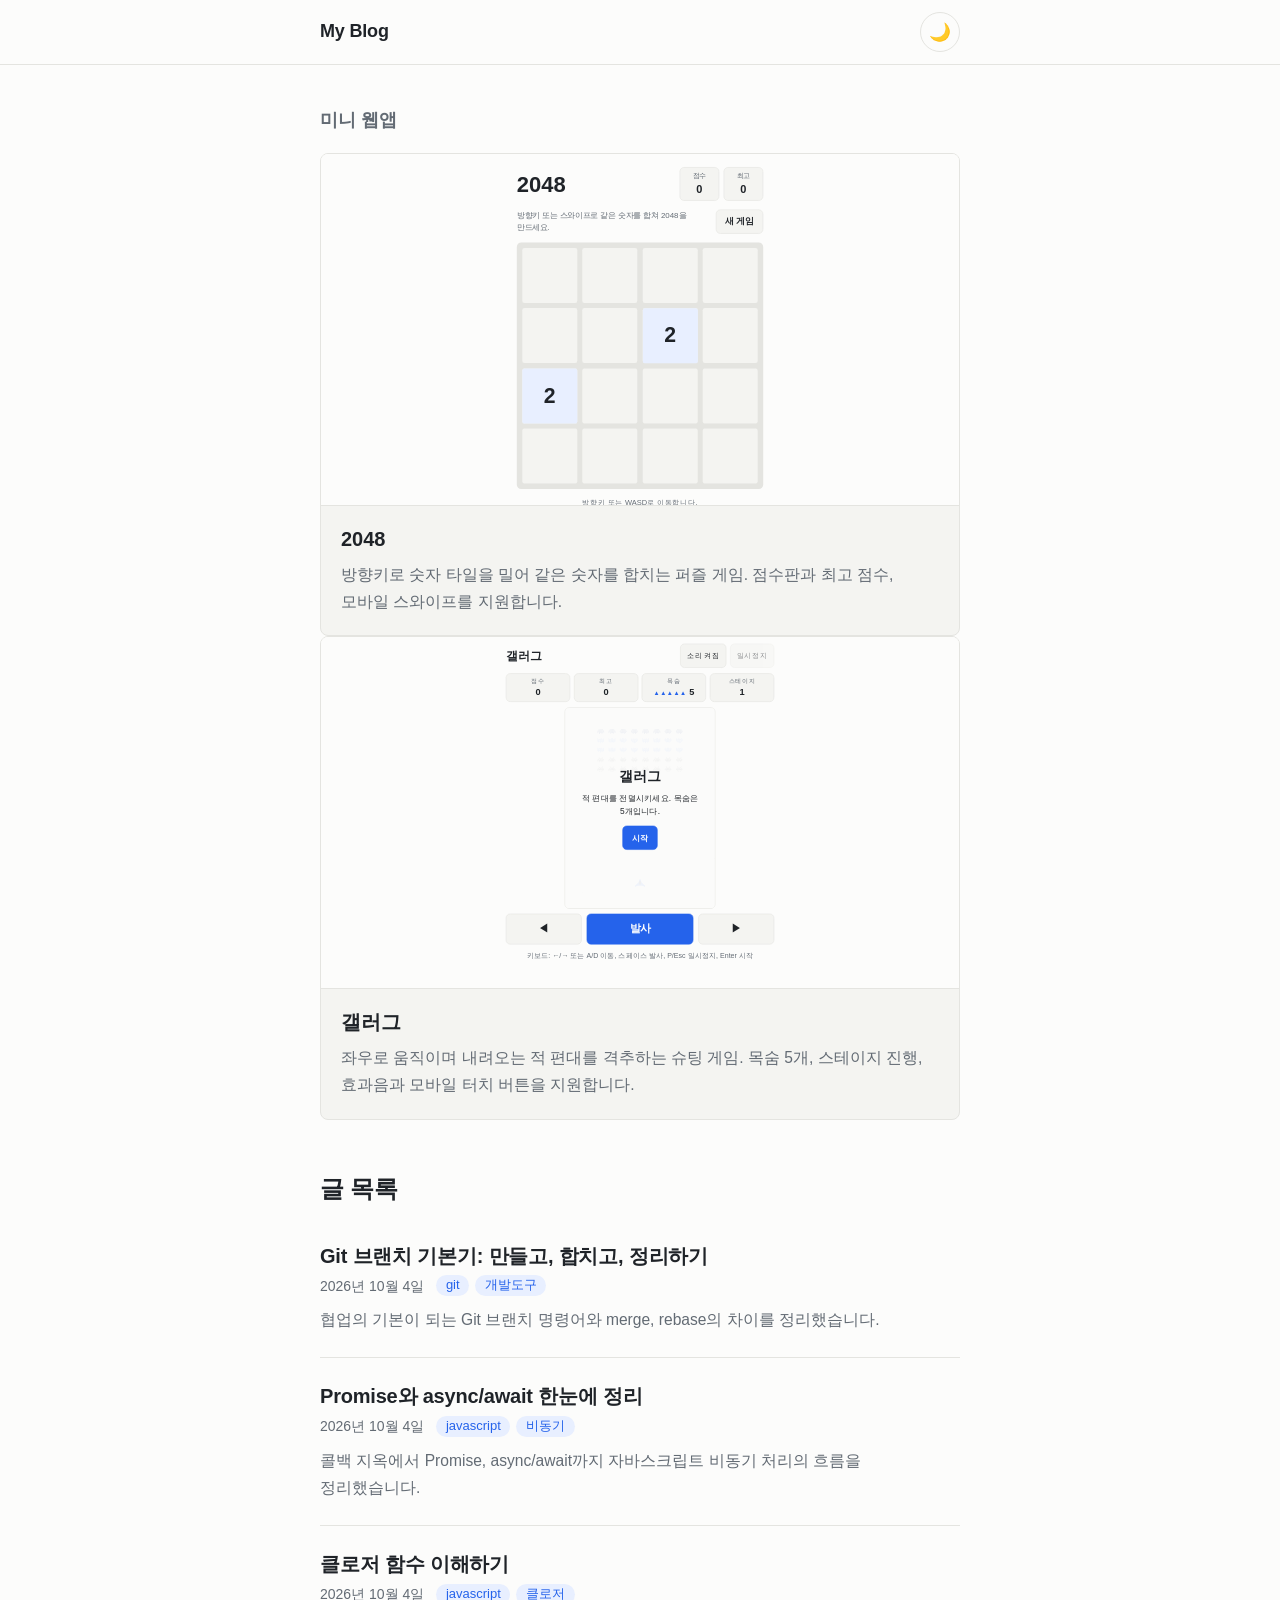
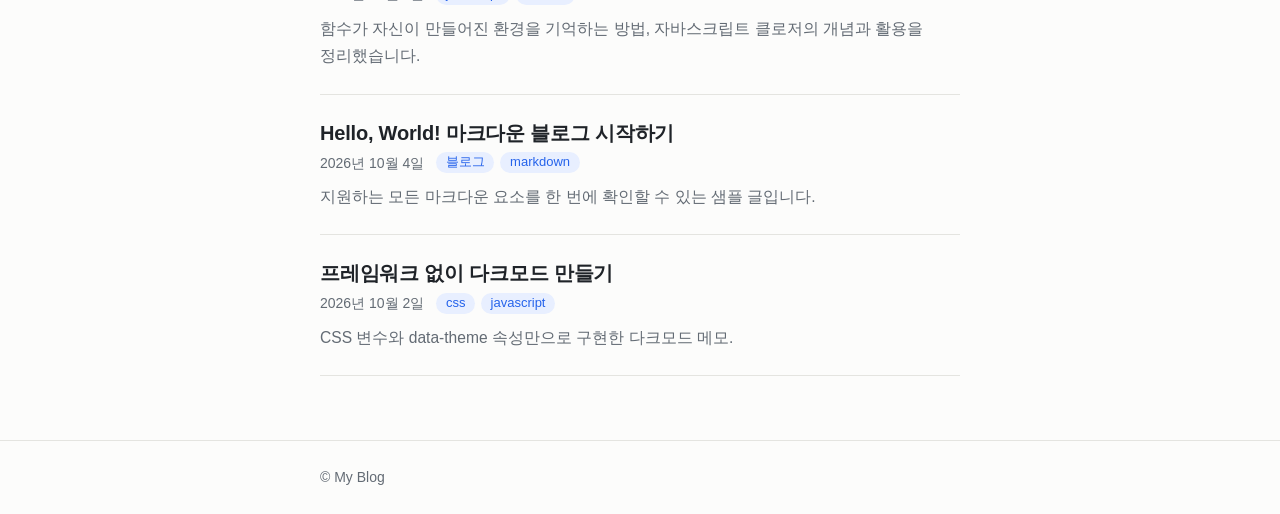
<file: index.html>
<!doctype html>
<html lang="ko">
<head>
  <meta charset="utf-8">
  <meta name="viewport" content="width=device-width, initial-scale=1">
  <meta name="color-scheme" content="light dark">
  <title>My Blog</title>
  <meta name="description" content="마크다운으로 쓰는 블로그">
  <script>
    // FOUC 방지: CSS 로드 전에 저장된 테마를 적용
    try {
      var t = localStorage.getItem('theme');
      if (t === 'light' || t === 'dark') document.documentElement.dataset.theme = t;
    } catch (e) {}
  </script>
  <link rel="stylesheet" href="css/base.css">
  <link rel="stylesheet" href="css/layout.css">
  <link rel="stylesheet" href="css/markdown.css">
</head>
<body>
  <header class="site-header">
    <div class="container site-header__inner">
      <a class="site-title" href="index.html">My Blog</a>
      <button class="theme-toggle" type="button" aria-label="테마 전환"></button>
    </div>
  </header>

  <main class="site-main">
    <div class="container" id="app">
      <section class="apps" aria-labelledby="apps-heading">
        <h2 class="section-heading" id="apps-heading">미니 웹앱</h2>
        <article class="app-card">
          <div class="app-card__preview">
            <iframe src="apps/2048/" title="2048 게임 미리보기" loading="lazy" tabindex="-1" scrolling="no"></iframe>
          </div>
          <div class="app-card__body">
            <h3 class="app-card__title"><a class="app-card__link" href="apps/2048/">2048</a></h3>
            <p class="app-card__desc">방향키로 숫자 타일을 밀어 같은 숫자를 합치는 퍼즐 게임. 점수판과 최고 점수, 모바일 스와이프를 지원합니다.</p>
          </div>
        </article>
        <article class="app-card">
          <div class="app-card__preview">
            <iframe src="apps/galaga/" title="갤러그 게임 미리보기" loading="lazy" tabindex="-1" scrolling="no"></iframe>
          </div>
          <div class="app-card__body">
            <h3 class="app-card__title"><a class="app-card__link" href="apps/galaga/">갤러그</a></h3>
            <p class="app-card__desc">좌우로 움직이며 내려오는 적 편대를 격추하는 슈팅 게임. 목숨 5개, 스테이지 진행, 효과음과 모바일 터치 버튼을 지원합니다.</p>
          </div>
        </article>
      </section>

      <h1 class="page-heading">글 목록</h1>
      <ul class="post-list" id="post-list"></ul>
    </div>
  </main>

  <footer class="site-footer">
    <div class="container">© My Blog</div>
  </footer>

  <script type="module" src="js/app.js"></script>
</body>
</html>
</file>
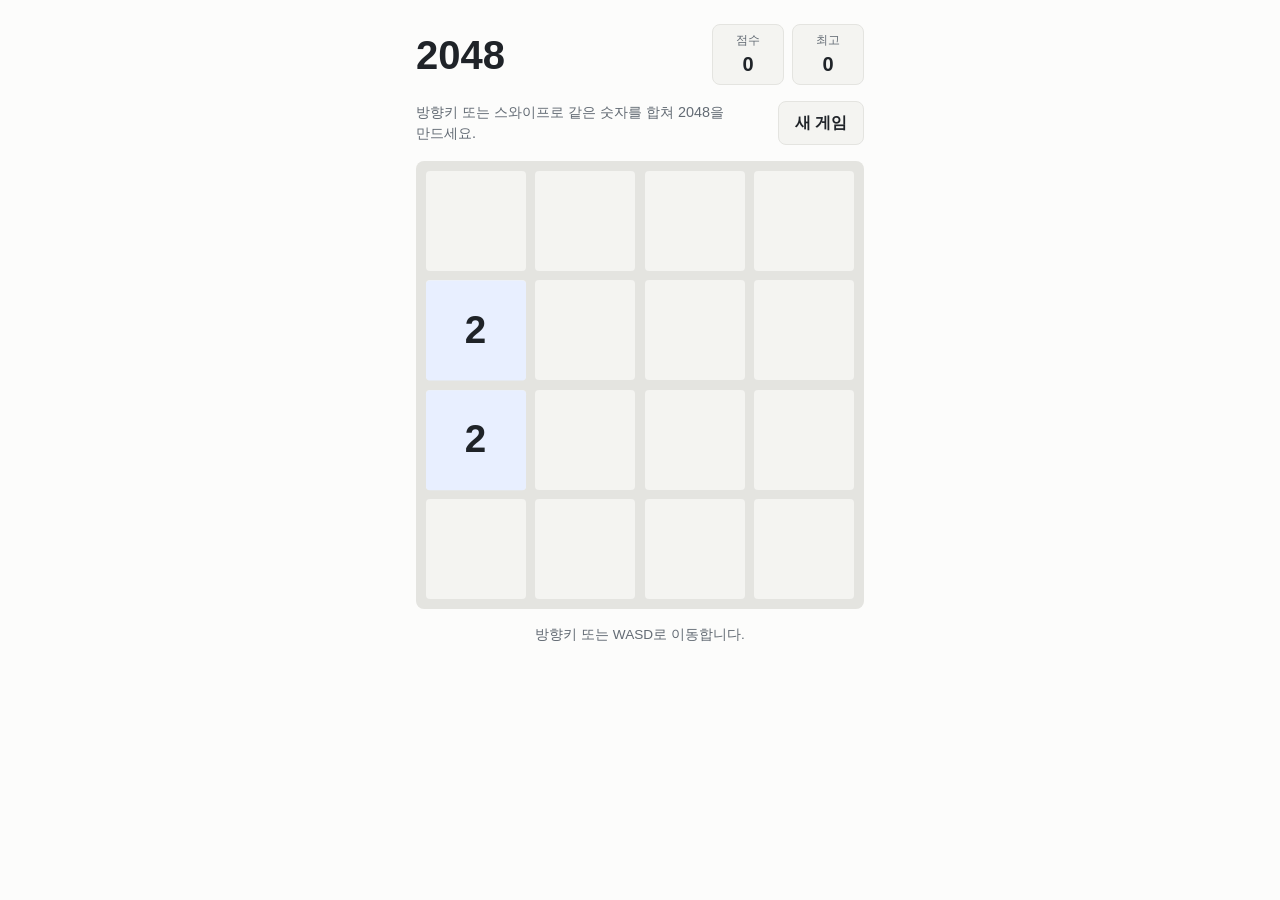
<file: apps/2048/index.html>
<!doctype html>
<html lang="ko">
<head>
  <meta charset="utf-8">
  <meta name="viewport" content="width=device-width, initial-scale=1">
  <meta name="color-scheme" content="light dark">
  <title>2048</title>
  <script>
    // FOUC 방지: 블로그가 저장한 테마를 CSS 로드 전에 반영
    (function () {
      try {
        const t = localStorage.getItem('theme');
        if (t === 'light' || t === 'dark') document.documentElement.dataset.theme = t;
      } catch (e) {}
      // 블로그 메인의 iframe 미리보기에서 부모가 테마를 바꾸면 즉시 따라간다
      window.addEventListener('storage', function (ev) {
        if (ev.key !== 'theme') return;
        if (ev.newValue === 'light' || ev.newValue === 'dark') document.documentElement.dataset.theme = ev.newValue;
        else delete document.documentElement.dataset.theme;
      });
    })();
  </script>
  <link rel="stylesheet" href="style.css">
</head>
<body>
  <main class="app">
    <header class="app__header">
      <h1 class="app__title">2048</h1>
      <div class="scores">
        <div class="score-box" aria-label="현재 점수">
          <span class="score-box__label">점수</span>
          <span class="score-box__value" id="score">0</span>
        </div>
        <div class="score-box" aria-label="최고 점수">
          <span class="score-box__label">최고</span>
          <span class="score-box__value" id="best">0</span>
        </div>
      </div>
    </header>

    <div class="app__bar">
      <p class="app__desc">방향키 또는 스와이프로 같은 숫자를 합쳐 2048을 만드세요.</p>
      <button class="btn" id="new-game" type="button">새 게임</button>
    </div>

    <div class="board" id="board" aria-label="게임 보드">
      <div class="board__cells" aria-hidden="true">
        <div class="board__cell"></div><div class="board__cell"></div><div class="board__cell"></div><div class="board__cell"></div>
        <div class="board__cell"></div><div class="board__cell"></div><div class="board__cell"></div><div class="board__cell"></div>
        <div class="board__cell"></div><div class="board__cell"></div><div class="board__cell"></div><div class="board__cell"></div>
        <div class="board__cell"></div><div class="board__cell"></div><div class="board__cell"></div><div class="board__cell"></div>
      </div>
      <div class="board__tiles" id="tiles"></div>
      <div class="overlay" id="overlay" role="status" hidden>
        <p class="overlay__title" id="overlay-title"></p>
        <p class="overlay__text" id="overlay-text"></p>
        <div class="overlay__actions">
          <button class="btn btn--primary" id="overlay-primary" type="button"></button>
          <button class="btn" id="overlay-secondary" type="button">새 게임</button>
        </div>
      </div>
    </div>

    <p class="app__hint">방향키 또는 WASD로 이동합니다.</p>
    <p class="visually-hidden" id="live" role="status" aria-live="polite"></p>
  </main>
  <script type="module" src="ui.js"></script>
</body>
</html>
</file>
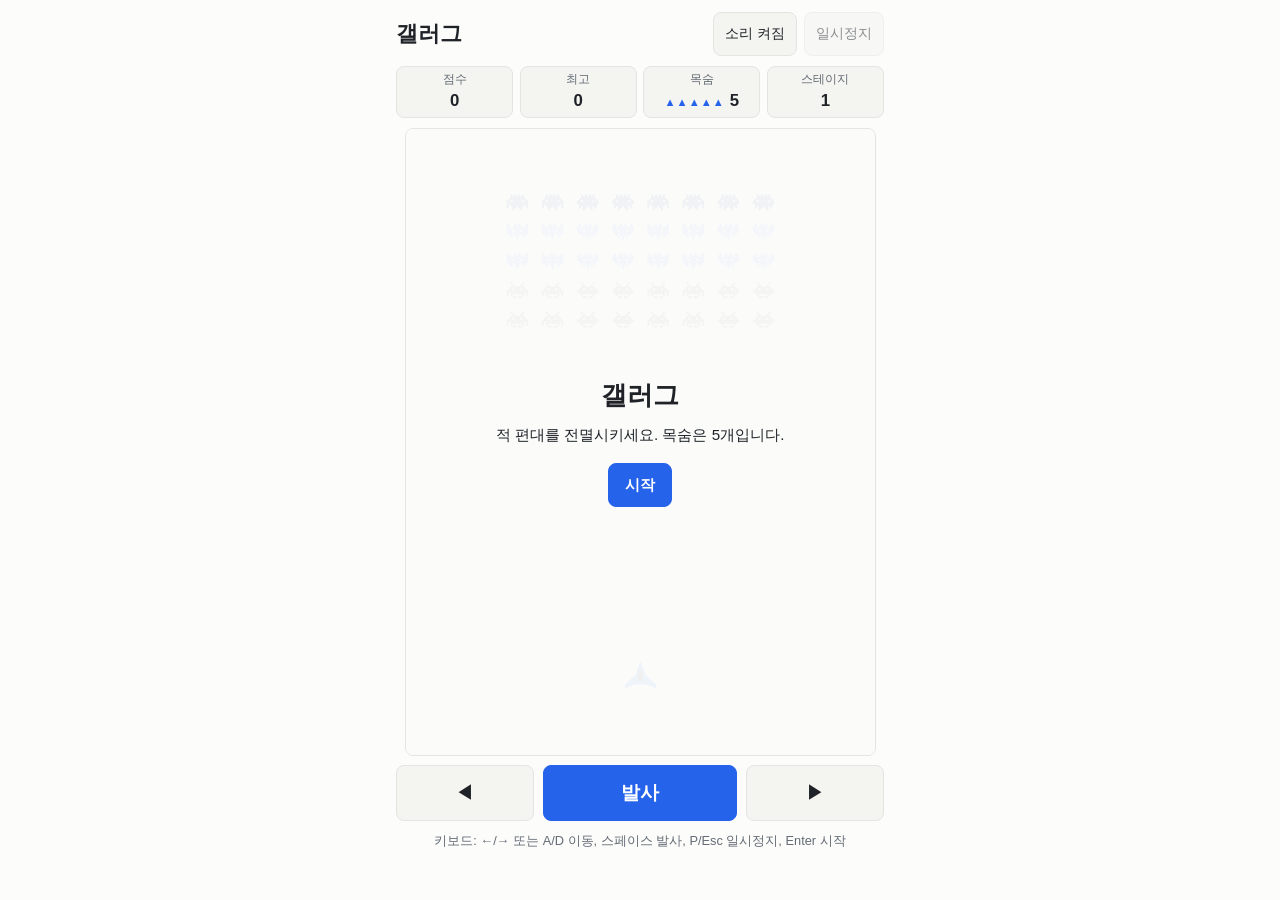
<file: apps/galaga/index.html>
<!doctype html>
<html lang="ko">
<head>
  <meta charset="utf-8">
  <meta name="viewport" content="width=device-width, initial-scale=1, viewport-fit=cover">
  <meta name="color-scheme" content="light dark">
  <title>갤러그</title>
  <script>
    // FOUC 방지: 블로그가 저장한 테마를 CSS 로드 전에 반영
    (function () {
      try {
        const t = localStorage.getItem('theme');
        if (t === 'light' || t === 'dark') document.documentElement.dataset.theme = t;
      } catch (e) {}
      // 블로그 메인의 iframe 미리보기에서 부모가 테마를 바꾸면 즉시 따라간다
      window.addEventListener('storage', function (ev) {
        if (ev.key !== 'theme') return;
        if (ev.newValue === 'light' || ev.newValue === 'dark') document.documentElement.dataset.theme = ev.newValue;
        else delete document.documentElement.dataset.theme;
      });
    })();
  </script>
  <link rel="stylesheet" href="style.css">
</head>
<body>
  <main class="app" id="app">
    <header class="app__header">
      <h1 class="app__title">갤러그</h1>
      <div class="app__tools">
        <button class="btn btn--small" id="sound-btn" type="button" aria-pressed="true">소리 켜짐</button>
        <button class="btn btn--small" id="pause-btn" type="button" disabled>일시정지</button>
      </div>
    </header>

    <section class="hud" aria-label="점수판">
      <div class="hud__item">
        <span class="hud__label">점수</span>
        <span class="hud__value" id="score">0</span>
      </div>
      <div class="hud__item">
        <span class="hud__label">최고</span>
        <span class="hud__value" id="best">0</span>
      </div>
      <div class="hud__item">
        <span class="hud__label">목숨</span>
        <span class="hud__value"><span class="hud__icons" id="lives-icons" aria-hidden="true"></span><span id="lives">5</span></span>
      </div>
      <div class="hud__item">
        <span class="hud__label">스테이지</span>
        <span class="hud__value" id="stage">1</span>
      </div>
    </section>

    <div class="stage" id="stage-box">
      <canvas id="canvas" width="480" height="640" role="img" aria-label="갤러그 게임 화면. 아래쪽 기체를 좌우로 움직이며 위에서 내려오는 적을 쏘아 맞히세요."></canvas>
      <div class="overlay" id="overlay">
        <p class="overlay__title" id="overlay-title">갤러그</p>
        <p class="overlay__text" id="overlay-text">적 편대를 전멸시키세요. 목숨은 5개입니다.</p>
        <div class="overlay__actions">
          <button class="btn btn--primary" id="overlay-primary" type="button">시작</button>
          <button class="btn" id="overlay-secondary" type="button" hidden>다시 시작</button>
        </div>
      </div>
    </div>

    <div class="controls" id="controls">
      <button class="pad" id="btn-left" type="button" aria-label="왼쪽으로 이동">&#9664;</button>
      <button class="pad pad--fire" id="btn-fire" type="button" aria-label="발사">발사</button>
      <button class="pad" id="btn-right" type="button" aria-label="오른쪽으로 이동">&#9654;</button>
    </div>

    <p class="app__hint">키보드: ←/→ 또는 A/D 이동, 스페이스 발사, P/Esc 일시정지, Enter 시작</p>
    <p class="visually-hidden" id="live" role="status" aria-live="polite"></p>
  </main>
  <script src="game.js"></script>
  <script src="ui.js"></script>
</body>
</html>
</file>
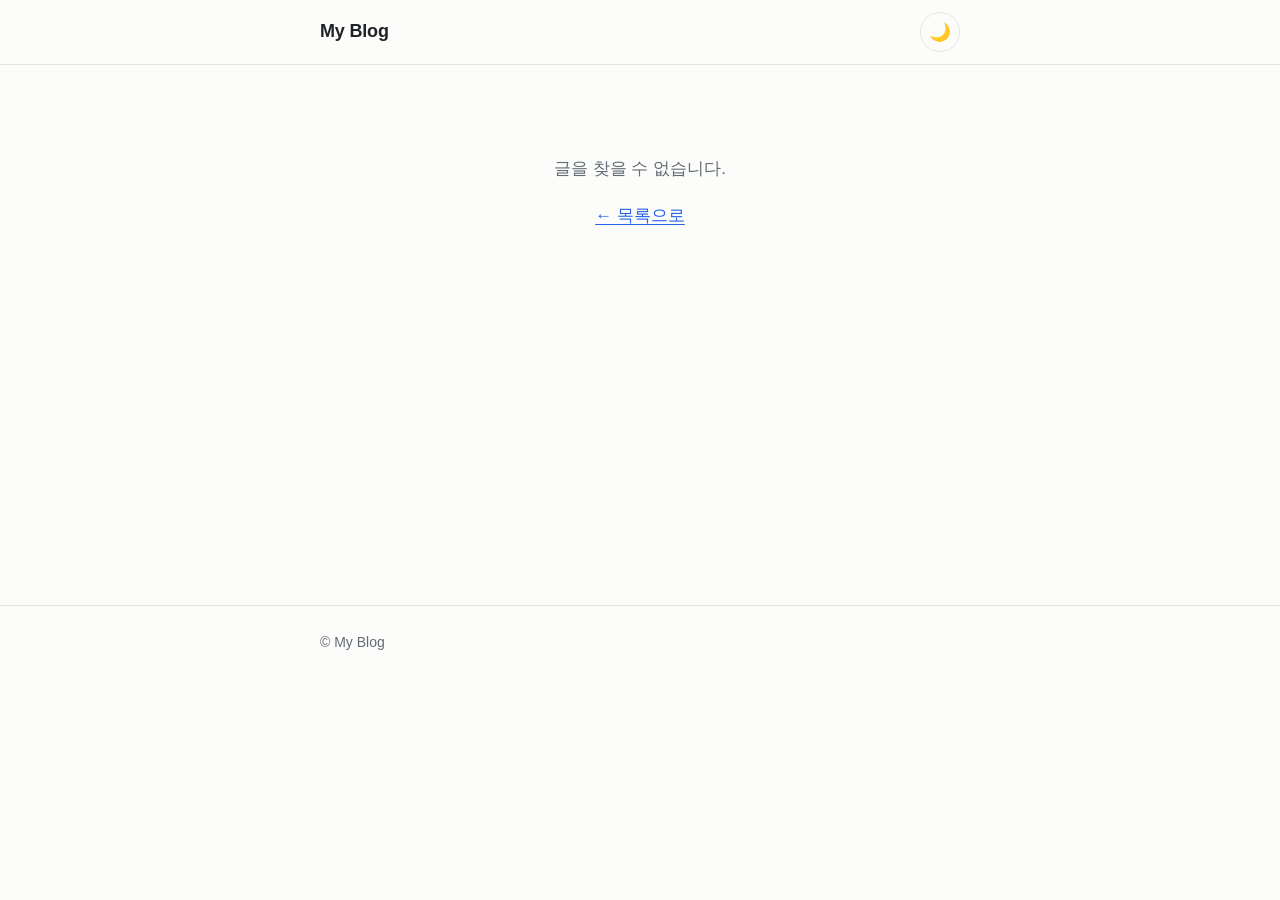
<file: post.html>
<!doctype html>
<html lang="ko">
<head>
  <meta charset="utf-8">
  <meta name="viewport" content="width=device-width, initial-scale=1">
  <meta name="color-scheme" content="light dark">
  <title>My Blog</title>
  <script>
    // FOUC 방지: CSS 로드 전에 저장된 테마를 적용
    try {
      var t = localStorage.getItem('theme');
      if (t === 'light' || t === 'dark') document.documentElement.dataset.theme = t;
    } catch (e) {}
  </script>
  <link rel="stylesheet" href="css/base.css">
  <link rel="stylesheet" href="css/layout.css">
  <link rel="stylesheet" href="css/markdown.css">
</head>
<body>
  <header class="site-header">
    <div class="container site-header__inner">
      <a class="site-title" href="index.html">My Blog</a>
      <button class="theme-toggle" type="button" aria-label="테마 전환"></button>
    </div>
  </header>

  <main class="site-main">
    <div class="container" id="app">
      <p class="notice">불러오는 중…</p>
    </div>
  </main>

  <footer class="site-footer">
    <div class="container">© My Blog</div>
  </footer>

  <script type="module" src="js/app.js"></script>
</body>
</html>
</file>
<file: css/base.css>
/* 테마 토큰: 색상은 여기서만 정의하고 다른 파일은 변수만 참조한다 */
:root {
  --bg: #fcfcfb;
  --surface: #f4f4f1;
  --text: #1f2328;
  --text-muted: #636b74;
  --border: #e4e4e0;
  --accent: #2563eb;
  --accent-soft: #e8efff;
  --code-bg: #f1f1ee;
  --quote-bar: #c9ccd1;

  --font-sans: -apple-system, BlinkMacSystemFont, "Apple SD Gothic Neo", "Pretendard",
    "Noto Sans KR", "Segoe UI", Roboto, sans-serif;
  --font-mono: ui-monospace, SFMono-Regular, Menlo, Consolas, monospace;

  --content-width: 42rem;
  --radius: 8px;
  color-scheme: light;
}

:root[data-theme="dark"] {
  --bg: #121315;
  --surface: #1b1c1f;
  --text: #e6e7e9;
  --text-muted: #9aa0a8;
  --border: #2c2e33;
  --accent: #7aa7ff;
  --accent-soft: #1c2840;
  --code-bg: #1d1f23;
  --quote-bar: #44474d;
  color-scheme: dark;
}

/* 저장된 선택이 없을 때만 시스템 설정을 따른다 (theme.js가 data-theme을 설정) */
@media (prefers-color-scheme: dark) {
  :root:not([data-theme]) {
    --bg: #121315;
    --surface: #1b1c1f;
    --text: #e6e7e9;
    --text-muted: #9aa0a8;
    --border: #2c2e33;
    --accent: #7aa7ff;
    --accent-soft: #1c2840;
    --code-bg: #1d1f23;
    --quote-bar: #44474d;
    color-scheme: dark;
  }
}

*,
*::before,
*::after {
  box-sizing: border-box;
}

html {
  -webkit-text-size-adjust: 100%;
}

body {
  margin: 0;
  background: var(--bg);
  color: var(--text);
  font-family: var(--font-sans);
  font-size: 1.0625rem;
  line-height: 1.75;
  word-break: keep-all;
  overflow-wrap: anywhere;
  -webkit-font-smoothing: antialiased;
}

a {
  color: var(--accent);
  text-underline-offset: 3px;
}

:focus-visible {
  outline: 2px solid var(--accent);
  outline-offset: 2px;
  border-radius: 4px;
}

img {
  max-width: 100%;
  height: auto;
}

@media (prefers-reduced-motion: reduce) {
  * {
    transition: none !important;
    animation: none !important;
    scroll-behavior: auto !important;
  }
}
</file>
<file: css/layout.css>
.container {
  width: 100%;
  max-width: var(--content-width);
  margin: 0 auto;
  padding: 0 1rem;
}

.site-header {
  border-bottom: 1px solid var(--border);
}

.site-header__inner {
  display: flex;
  align-items: center;
  justify-content: space-between;
  min-height: 4rem;
}

.site-title {
  color: var(--text);
  font-size: 1.125rem;
  font-weight: 700;
  text-decoration: none;
  letter-spacing: -0.01em;
}

.theme-toggle {
  display: inline-flex;
  align-items: center;
  justify-content: center;
  width: 2.5rem;
  height: 2.5rem;
  border: 1px solid var(--border);
  border-radius: 50%;
  background: transparent;
  color: var(--text);
  font-size: 1.1rem;
  cursor: pointer;
  transition: background 0.15s;
}

.theme-toggle:hover {
  background: var(--surface);
}

.site-main {
  padding: 2.5rem 0 4rem;
  min-height: 60vh;
}

.site-footer {
  border-top: 1px solid var(--border);
  padding: 1.5rem 0;
  color: var(--text-muted);
  font-size: 0.875rem;
}

.page-heading {
  margin: 0 0 2rem;
  font-size: 1.5rem;
  letter-spacing: -0.01em;
}

/* 미니 웹앱 카드 */
.apps {
  margin-bottom: 3rem;
}

.section-heading {
  margin: 0 0 1rem;
  font-size: 1.125rem;
  color: var(--text-muted);
}

.app-card {
  position: relative;
  overflow: hidden;
  border: 1px solid var(--border);
  border-radius: var(--radius);
  background: var(--surface);
  transition: border-color 0.15s;
}

.app-card:hover,
.app-card:focus-within {
  border-color: var(--accent);
}

.app-card__preview {
  height: 22rem;
  overflow: hidden;
  border-bottom: 1px solid var(--border);
  background: var(--bg);
}

/* 미리보기는 클릭을 가로채지 않게 하고, 카드 전체를 링크로 만든다 */
.app-card__preview iframe {
  display: block;
  width: 181.8%;
  height: 181.8%;
  border: 0;
  pointer-events: none;
  transform: scale(0.55);
  transform-origin: top left;
}

.app-card__body {
  padding: 1rem 1.25rem 1.25rem;
}

.app-card__title {
  margin: 0 0 0.25rem;
  font-size: 1.25rem;
}

.app-card__link {
  color: var(--text);
  text-decoration: none;
}

.app-card__link::after {
  content: "";
  position: absolute;
  inset: 0;
}

.app-card__desc {
  margin: 0;
  color: var(--text-muted);
  font-size: 0.975rem;
}

/* 글 목록 */
.post-list {
  list-style: none;
  margin: 0;
  padding: 0;
}

.post-item {
  padding: 1.5rem 0;
  border-bottom: 1px solid var(--border);
}

.post-item:first-child {
  padding-top: 0;
}

.post-item__title {
  margin: 0 0 0.25rem;
  font-size: 1.25rem;
  line-height: 1.4;
  letter-spacing: -0.01em;
}

.post-item__title a {
  color: var(--text);
  text-decoration: none;
}

.post-item__title a:hover {
  color: var(--accent);
}

.post-item__summary {
  margin: 0.5rem 0 0;
  color: var(--text-muted);
  font-size: 0.975rem;
}

.post-meta {
  display: flex;
  flex-wrap: wrap;
  align-items: center;
  gap: 0.25rem 0.75rem;
  color: var(--text-muted);
  font-size: 0.875rem;
}

.tags {
  display: flex;
  flex-wrap: wrap;
  gap: 0.375rem;
  list-style: none;
  margin: 0;
  padding: 0;
}

.tag {
  padding: 0 0.6rem;
  border-radius: 999px;
  background: var(--accent-soft);
  color: var(--accent);
  font-size: 0.8125rem;
  line-height: 1.6;
}

/* 글 상세 */
.post-header {
  margin-bottom: 2.5rem;
}

.post-title {
  margin: 0 0 0.75rem;
  font-size: 2rem;
  line-height: 1.3;
  letter-spacing: -0.02em;
}

.back-link {
  display: inline-block;
  margin-top: 3rem;
  color: var(--text-muted);
  text-decoration: none;
}

.back-link:hover {
  color: var(--accent);
}

.notice {
  padding: 2rem 0;
  color: var(--text-muted);
  text-align: center;
}

@media (max-width: 480px) {
  .post-title {
    font-size: 1.625rem;
  }
}
</file>
<file: css/markdown.css>
.prose > :first-child {
  margin-top: 0;
}

.prose h1,
.prose h2,
.prose h3,
.prose h4,
.prose h5,
.prose h6 {
  margin: 2.25em 0 0.6em;
  line-height: 1.35;
  letter-spacing: -0.015em;
  scroll-margin-top: 1rem;
}

.prose h1 { font-size: 1.75rem; }
.prose h2 { font-size: 1.5rem; padding-bottom: 0.3em; border-bottom: 1px solid var(--border); }
.prose h3 { font-size: 1.25rem; }
.prose h4 { font-size: 1.0625rem; }
.prose h5,
.prose h6 { font-size: 1rem; color: var(--text-muted); }

.prose p,
.prose ul,
.prose ol,
.prose blockquote,
.prose pre,
.prose .table-wrap {
  margin: 1.25em 0;
}

.prose ul,
.prose ol {
  padding-left: 1.5em;
}

.prose li {
  margin: 0.25em 0;
}

.prose li > ul,
.prose li > ol {
  margin: 0.25em 0;
}

.prose .task-item {
  list-style: none;
  margin-left: -1.5em;
}

.prose .task-item input {
  margin-right: 0.5em;
}

.prose blockquote {
  padding: 0.1em 1.1em;
  border-left: 3px solid var(--quote-bar);
  color: var(--text-muted);
}

.prose hr {
  margin: 2.5em 0;
  border: 0;
  border-top: 1px solid var(--border);
}

.prose code {
  padding: 0.15em 0.4em;
  border-radius: 4px;
  background: var(--code-bg);
  font-family: var(--font-mono);
  font-size: 0.875em;
  word-break: break-word;
}

.prose pre {
  padding: 1rem 1.1rem;
  border: 1px solid var(--border);
  border-radius: var(--radius);
  background: var(--code-bg);
  overflow-x: auto;
  line-height: 1.6;
  word-break: normal;
  overflow-wrap: normal;
}

.prose pre code {
  padding: 0;
  background: none;
  font-size: 0.875rem;
  word-break: normal;
}

.prose .table-wrap {
  overflow-x: auto;
}

.prose table {
  width: 100%;
  border-collapse: collapse;
  font-size: 0.95rem;
}

.prose th,
.prose td {
  padding: 0.55em 0.85em;
  border: 1px solid var(--border);
  text-align: left;
}

.prose th {
  background: var(--surface);
  font-weight: 600;
}

.prose img {
  display: block;
  margin: 1.5em auto;
  border-radius: var(--radius);
}

.prose a {
  text-decoration-thickness: 1px;
}
</file>
<file: apps/2048/style.css>
/* 색상은 이 상단 변수에서만 정의한다 */
:root {
  --bg: #fcfcfb;
  --surface: #f4f4f1;
  --text: #1f2328;
  --text-muted: #636b74;
  --border: #e4e4e0;
  --accent: #2563eb;
  --on-accent: #ffffff;
  --overlay-bg: rgba(252, 252, 251, 0.95);

  --tile-2: #e8efff;
  --tile-2-text: #1f2328;
  --tile-4: #d3e1ff;
  --tile-4-text: #1f2328;
  --tile-8: #b5ccff;
  --tile-8-text: #1f2328;
  --tile-16: #8fb0fb;
  --tile-16-text: #0b1220;
  --tile-32: #5f8ff5;
  --tile-32-text: #0b1220;
  --tile-64: #2563eb;
  --tile-64-text: #ffffff;
  --tile-128: #1d4ed8;
  --tile-128-text: #ffffff;
  --tile-256: #1e40af;
  --tile-256-text: #ffffff;
  --tile-512: #1e3a8a;
  --tile-512-text: #ffffff;
  --tile-1024: #172554;
  --tile-1024-text: #ffffff;
  --tile-2048: #0b1530;
  --tile-2048-text: #ffffff;
  --tile-super: #05070f;
  --tile-super-text: #ffffff;

  --font-sans: -apple-system, BlinkMacSystemFont, "Apple SD Gothic Neo", "Pretendard",
    "Noto Sans KR", "Segoe UI", Roboto, sans-serif;
  --gap: 0.6rem;
  --radius: 8px;
  --move-time: 120ms;
  color-scheme: light;
}

:root[data-theme="dark"] {
  --bg: #121315;
  --surface: #1b1c1f;
  --text: #e6e7e9;
  --text-muted: #9aa0a8;
  --border: #2c2e33;
  --accent: #7aa7ff;
  --on-accent: #0b1220;
  --overlay-bg: rgba(18, 19, 21, 0.95);

  --tile-2: #1c2840;
  --tile-2-text: #e6e7e9;
  --tile-4: #243556;
  --tile-4-text: #e6e7e9;
  --tile-8: #2f4673;
  --tile-8-text: #ffffff;
  --tile-16: #3d5a94;
  --tile-16-text: #ffffff;
  --tile-32: #4f72b8;
  --tile-32-text: #ffffff;
  --tile-64: #6f93d8;
  --tile-64-text: #0b1220;
  --tile-128: #8fb0f0;
  --tile-128-text: #0b1220;
  --tile-256: #a9c4f7;
  --tile-256-text: #0b1220;
  --tile-512: #c2d5fa;
  --tile-512-text: #0b1220;
  --tile-1024: #dbe6fc;
  --tile-1024-text: #0b1220;
  --tile-2048: #f1f5ff;
  --tile-2048-text: #0b1220;
  --tile-super: #ffffff;
  --tile-super-text: #0b1220;
  color-scheme: dark;
}

@media (prefers-color-scheme: dark) {
  :root:not([data-theme]) {
    --bg: #121315;
    --surface: #1b1c1f;
    --text: #e6e7e9;
    --text-muted: #9aa0a8;
    --border: #2c2e33;
    --accent: #7aa7ff;
    --on-accent: #0b1220;
    --overlay-bg: rgba(18, 19, 21, 0.95);

    --tile-2: #1c2840;
    --tile-2-text: #e6e7e9;
    --tile-4: #243556;
    --tile-4-text: #e6e7e9;
    --tile-8: #2f4673;
    --tile-8-text: #ffffff;
    --tile-16: #3d5a94;
    --tile-16-text: #ffffff;
    --tile-32: #4f72b8;
    --tile-32-text: #ffffff;
    --tile-64: #6f93d8;
    --tile-64-text: #0b1220;
    --tile-128: #8fb0f0;
    --tile-128-text: #0b1220;
    --tile-256: #a9c4f7;
    --tile-256-text: #0b1220;
    --tile-512: #c2d5fa;
    --tile-512-text: #0b1220;
    --tile-1024: #dbe6fc;
    --tile-1024-text: #0b1220;
    --tile-2048: #f1f5ff;
    --tile-2048-text: #0b1220;
    --tile-super: #ffffff;
    --tile-super-text: #0b1220;
    color-scheme: dark;
  }
}

*,
*::before,
*::after {
  box-sizing: border-box;
}

body {
  margin: 0;
  background: var(--bg);
  color: var(--text);
  font-family: var(--font-sans);
  line-height: 1.5;
  word-break: keep-all;
  overflow-wrap: anywhere;
  -webkit-font-smoothing: antialiased;
}

:focus-visible {
  outline: 2px solid var(--accent);
  outline-offset: 2px;
}

.visually-hidden {
  position: absolute;
  width: 1px;
  height: 1px;
  margin: -1px;
  padding: 0;
  overflow: hidden;
  clip: rect(0 0 0 0);
  white-space: nowrap;
  border: 0;
}

.app {
  width: min(92vw, 28rem);
  margin: 0 auto;
  padding: 1.5rem 0 2rem;
}

.app__header {
  display: flex;
  align-items: center;
  justify-content: space-between;
  gap: 0.75rem;
}

.app__title {
  margin: 0;
  font-size: 2.5rem;
  line-height: 1.1;
}

.scores {
  display: flex;
  gap: 0.5rem;
}

.score-box {
  display: flex;
  flex-direction: column;
  align-items: center;
  min-width: 4.5rem;
  padding: 0.35rem 0.75rem;
  background: var(--surface);
  border: 1px solid var(--border);
  border-radius: var(--radius);
}

.score-box__label {
  font-size: 0.75rem;
  color: var(--text-muted);
}

.score-box__value {
  font-size: 1.25rem;
  font-weight: 700;
  font-variant-numeric: tabular-nums;
}

.app__bar {
  display: flex;
  align-items: center;
  justify-content: space-between;
  gap: 0.75rem;
  margin: 1rem 0;
}

.app__desc {
  margin: 0;
  font-size: 0.9rem;
  color: var(--text-muted);
}

.app__hint {
  margin: 1rem 0 0;
  font-size: 0.85rem;
  color: var(--text-muted);
  text-align: center;
}

.btn {
  flex-shrink: 0;
  min-width: 44px;
  min-height: 44px;
  padding: 0 1rem;
  font: inherit;
  font-weight: 600;
  color: var(--text);
  background: var(--surface);
  border: 1px solid var(--border);
  border-radius: var(--radius);
  cursor: pointer;
}

.btn--primary {
  color: var(--on-accent);
  background: var(--accent);
  border-color: var(--accent);
}

/* 보드 */
.board {
  position: relative;
  width: 100%;
  aspect-ratio: 1;
  padding: var(--gap);
  background: var(--border);
  border-radius: var(--radius);
  container-type: inline-size;
  touch-action: none;
  user-select: none;
  -webkit-user-select: none;
}

.board__cells {
  display: grid;
  grid-template-columns: repeat(4, 1fr);
  grid-template-rows: repeat(4, 1fr);
  gap: var(--gap);
  width: 100%;
  height: 100%;
}

.board__cell {
  background: var(--surface);
  border-radius: calc(var(--radius) / 2);
}

.board__tiles {
  position: absolute;
  inset: var(--gap);
}

.tile {
  --x: 0;
  --y: 0;
  --tile-bg: var(--tile-super);
  --tile-fg: var(--tile-super-text);
  position: absolute;
  top: 0;
  left: 0;
  width: calc((100% - 3 * var(--gap)) / 4);
  height: calc((100% - 3 * var(--gap)) / 4);
  transform: translate(calc(var(--x) * (100% + var(--gap))), calc(var(--y) * (100% + var(--gap))));
  transition: transform var(--move-time) ease-out;
}

.tile__inner {
  display: flex;
  align-items: center;
  justify-content: center;
  width: 100%;
  height: 100%;
  font-size: 1.75rem;
  font-size: 9cqw;
  font-weight: 700;
  line-height: 1;
  font-variant-numeric: tabular-nums;
  color: var(--tile-fg);
  background: var(--tile-bg);
  border-radius: calc(var(--radius) / 2);
}

.tile[data-digits="3"] .tile__inner {
  font-size: 1.5rem;
  font-size: 7.5cqw;
}

.tile[data-digits="4"] .tile__inner,
.tile[data-digits="5"] .tile__inner {
  font-size: 1.1rem;
  font-size: 6cqw;
}

.tile--new .tile__inner {
  animation: tile-spawn var(--move-time) ease-out var(--move-time) backwards;
}

.tile--merged .tile__inner {
  animation: tile-pop var(--move-time) ease-out var(--move-time) backwards;
}

.tile[data-value="2"] { --tile-bg: var(--tile-2); --tile-fg: var(--tile-2-text); }
.tile[data-value="4"] { --tile-bg: var(--tile-4); --tile-fg: var(--tile-4-text); }
.tile[data-value="8"] { --tile-bg: var(--tile-8); --tile-fg: var(--tile-8-text); }
.tile[data-value="16"] { --tile-bg: var(--tile-16); --tile-fg: var(--tile-16-text); }
.tile[data-value="32"] { --tile-bg: var(--tile-32); --tile-fg: var(--tile-32-text); }
.tile[data-value="64"] { --tile-bg: var(--tile-64); --tile-fg: var(--tile-64-text); }
.tile[data-value="128"] { --tile-bg: var(--tile-128); --tile-fg: var(--tile-128-text); }
.tile[data-value="256"] { --tile-bg: var(--tile-256); --tile-fg: var(--tile-256-text); }
.tile[data-value="512"] { --tile-bg: var(--tile-512); --tile-fg: var(--tile-512-text); }
.tile[data-value="1024"] { --tile-bg: var(--tile-1024); --tile-fg: var(--tile-1024-text); }
.tile[data-value="2048"] { --tile-bg: var(--tile-2048); --tile-fg: var(--tile-2048-text); }

@keyframes tile-spawn {
  from { transform: scale(0); }
  to { transform: scale(1); }
}

@keyframes tile-pop {
  0% { transform: scale(1); }
  50% { transform: scale(1.12); }
  100% { transform: scale(1); }
}

/* 오버레이 */
.overlay {
  position: absolute;
  inset: 0;
  display: flex;
  flex-direction: column;
  align-items: center;
  justify-content: center;
  gap: 0.5rem;
  padding: 1rem;
  text-align: center;
  background: var(--overlay-bg);
  border-radius: var(--radius);
}

.overlay[hidden] {
  display: none;
}

.overlay__title {
  margin: 0;
  font-size: 2rem;
  font-weight: 700;
}

.overlay__text {
  margin: 0;
  color: var(--text-muted);
}

.overlay__actions {
  display: flex;
  flex-wrap: wrap;
  justify-content: center;
  gap: 0.5rem;
  margin-top: 0.5rem;
}

.overlay__actions [hidden] {
  display: none;
}

@media (prefers-reduced-motion: reduce) {
  .tile {
    transition: none;
  }

  .tile--new .tile__inner,
  .tile--merged .tile__inner {
    animation: none;
  }
}
</file>
<file: apps/galaga/style.css>
/* 색상은 이 상단 변수에서만 정의한다 */
:root {
  --bg: #fcfcfb;
  --surface: #f4f4f1;
  --text: #1f2328;
  --text-muted: #636b74;
  --border: #e4e4e0;
  --accent: #2563eb;
  --on-accent: #ffffff;
  --overlay-bg: rgba(252, 252, 251, 0.94);
  --overlay-text: #1f2328;

  /* 캔버스·스프라이트도 블로그 팔레트(회색 + 파랑 계열)만 사용한다 */
  --canvas-bg: #f4f4f1;
  --canvas-star: #cfd0cb;
  --canvas-text: #1f2328;
  --canvas-muted: #636b74;
  --sprite-player: #2563eb;
  --sprite-player-accent: #1f2328;
  --sprite-bee: #636b74;
  --sprite-butterfly: #5f8ff5;
  --sprite-boss: #1e3a8a;
  --sprite-boss-hurt: #8fb0fb;
  --sprite-eye: #f4f4f1;
  --sprite-shot: #2563eb;
  --sprite-enemy-shot: #1f2328;
  --sprite-spark: #2563eb;

  --font-sans: -apple-system, BlinkMacSystemFont, "Apple SD Gothic Neo", "Pretendard",
    "Noto Sans KR", "Segoe UI", Roboto, sans-serif;
  --radius: 8px;
  color-scheme: light;
}

:root[data-theme="dark"] {
  --bg: #121315;
  --surface: #1b1c1f;
  --text: #e6e7e9;
  --text-muted: #9aa0a8;
  --border: #2c2e33;
  --accent: #7aa7ff;
  --on-accent: #0b1220;
  --overlay-bg: rgba(18, 19, 21, 0.94);
  --overlay-text: #e6e7e9;
  --canvas-bg: #1b1c1f;
  --canvas-star: #3a3d43;
  --canvas-text: #e6e7e9;
  --canvas-muted: #9aa0a8;
  --sprite-player: #7aa7ff;
  --sprite-player-accent: #e6e7e9;
  --sprite-bee: #9aa0a8;
  --sprite-butterfly: #6f93d8;
  --sprite-boss: #c2d5fa;
  --sprite-boss-hurt: #3d5a94;
  --sprite-eye: #1b1c1f;
  --sprite-shot: #7aa7ff;
  --sprite-enemy-shot: #e6e7e9;
  --sprite-spark: #7aa7ff;
  color-scheme: dark;
}

@media (prefers-color-scheme: dark) {
  :root:not([data-theme]) {
    --bg: #121315;
    --surface: #1b1c1f;
    --text: #e6e7e9;
    --text-muted: #9aa0a8;
    --border: #2c2e33;
    --accent: #7aa7ff;
    --on-accent: #0b1220;
    --overlay-bg: rgba(18, 19, 21, 0.94);
    --overlay-text: #e6e7e9;
    --canvas-bg: #1b1c1f;
    --canvas-star: #3a3d43;
    --canvas-text: #e6e7e9;
    --canvas-muted: #9aa0a8;
    --sprite-player: #7aa7ff;
    --sprite-player-accent: #e6e7e9;
    --sprite-bee: #9aa0a8;
    --sprite-butterfly: #6f93d8;
    --sprite-boss: #c2d5fa;
    --sprite-boss-hurt: #3d5a94;
    --sprite-eye: #1b1c1f;
    --sprite-shot: #7aa7ff;
    --sprite-enemy-shot: #e6e7e9;
    --sprite-spark: #7aa7ff;
    color-scheme: dark;
  }
}

*, *::before, *::after { box-sizing: border-box; }

html { -webkit-text-size-adjust: 100%; }

body {
  margin: 0;
  background: var(--bg);
  color: var(--text);
  font-family: var(--font-sans);
  line-height: 1.5;
  word-break: keep-all;
  overflow-wrap: anywhere;
  -webkit-font-smoothing: antialiased;
}

:focus-visible { outline: 2px solid var(--accent); outline-offset: 2px; }

.visually-hidden {
  position: absolute; width: 1px; height: 1px; margin: -1px; padding: 0;
  overflow: hidden; clip: rect(0 0 0 0); white-space: nowrap; border: 0;
}

.app {
  --reserved: 17rem; /* 캔버스 외 영역 높이 (헤더+HUD+컨트롤+힌트) */
  max-width: 520px;
  margin: 0 auto;
  padding: 0.75rem 16px 1rem;
  display: flex;
  flex-direction: column;
  align-items: center;
  gap: 0.6rem;
}

.app__header {
  width: 100%;
  display: flex;
  align-items: center;
  justify-content: space-between;
  gap: 0.5rem;
}
.app__title { margin: 0; font-size: 1.35rem; }
.app__tools { display: flex; gap: 0.4rem; }

.btn {
  font: inherit;
  font-size: 0.95rem;
  min-height: 44px;
  padding: 0 1rem;
  border-radius: var(--radius);
  border: 1px solid var(--border);
  background: var(--surface);
  color: var(--text);
  cursor: pointer;
  touch-action: manipulation;
}
.btn:hover:not(:disabled) { border-color: var(--accent); }
.btn:disabled { opacity: 0.5; cursor: default; }
.btn--small { font-size: 0.85rem; padding: 0 0.7rem; }
.btn--primary { background: var(--accent); color: var(--on-accent); border-color: var(--accent); font-weight: 600; }
.overlay .btn { color: var(--text); }
.overlay .btn--primary { color: var(--on-accent); }

.hud {
  width: 100%;
  display: grid;
  grid-template-columns: repeat(4, 1fr);
  gap: 0.4rem;
}
.hud__item {
  background: var(--surface);
  border: 1px solid var(--border);
  border-radius: var(--radius);
  padding: 0.25rem 0.4rem;
  text-align: center;
  min-width: 0;
}
.hud__label { display: block; font-size: 0.72rem; color: var(--text-muted); }
.hud__value { display: block; font-size: 1.05rem; font-weight: 700; font-variant-numeric: tabular-nums; }
.hud__icons { color: var(--accent); font-size: 0.7rem; letter-spacing: 1px; margin-right: 0.3rem; }

.stage {
  position: relative;
  width: min(100%, calc((100vh - var(--reserved)) * 0.75));
  width: min(100%, calc((100dvh - var(--reserved)) * 0.75));
  min-width: 240px;
  aspect-ratio: 3 / 4;
  border-radius: var(--radius);
  overflow: hidden;
  background: var(--canvas-bg);
  border: 1px solid var(--border);
}
#canvas {
  display: block;
  width: 100%;
  height: 100%;
  touch-action: none;
  user-select: none;
  -webkit-user-select: none;
  -webkit-touch-callout: none;
}

.overlay {
  position: absolute; inset: 0;
  display: flex; flex-direction: column; align-items: center; justify-content: center;
  gap: 0.6rem;
  padding: 1rem;
  text-align: center;
  background: var(--overlay-bg);
  color: var(--overlay-text);
}
.overlay[hidden] { display: none; }
.overlay__title { margin: 0; font-size: 1.6rem; font-weight: 800; }
.overlay__text { margin: 0; font-size: 0.95rem; color: var(--overlay-text); }
.overlay__actions { display: flex; gap: 0.5rem; flex-wrap: wrap; justify-content: center; margin-top: 0.4rem; }

.controls {
  width: 100%;
  display: grid;
  grid-template-columns: 1fr 1.4fr 1fr;
  gap: 0.6rem;
}
.pad {
  font: inherit;
  font-size: 1.2rem;
  min-height: 56px;
  border-radius: var(--radius);
  border: 1px solid var(--border);
  background: var(--surface);
  color: var(--text);
  touch-action: none;
  user-select: none;
  -webkit-user-select: none;
  -webkit-touch-callout: none;
  -webkit-tap-highlight-color: transparent;
}
.pad--fire { background: var(--accent); color: var(--on-accent); border-color: var(--accent); font-weight: 700; }
.pad.is-down { filter: brightness(0.85); transform: scale(0.98); }

.app__hint { margin: 0; font-size: 0.8rem; color: var(--text-muted); text-align: center; }

@media (max-width: 400px) {
  .app { padding-left: 16px; padding-right: 16px; }
  .btn--small { padding: 0 0.5rem; font-size: 0.8rem; }
  .hud__label { font-size: 0.66rem; }
}

@media (prefers-reduced-motion: reduce) {
  .pad.is-down { transform: none; }
}
</file>
